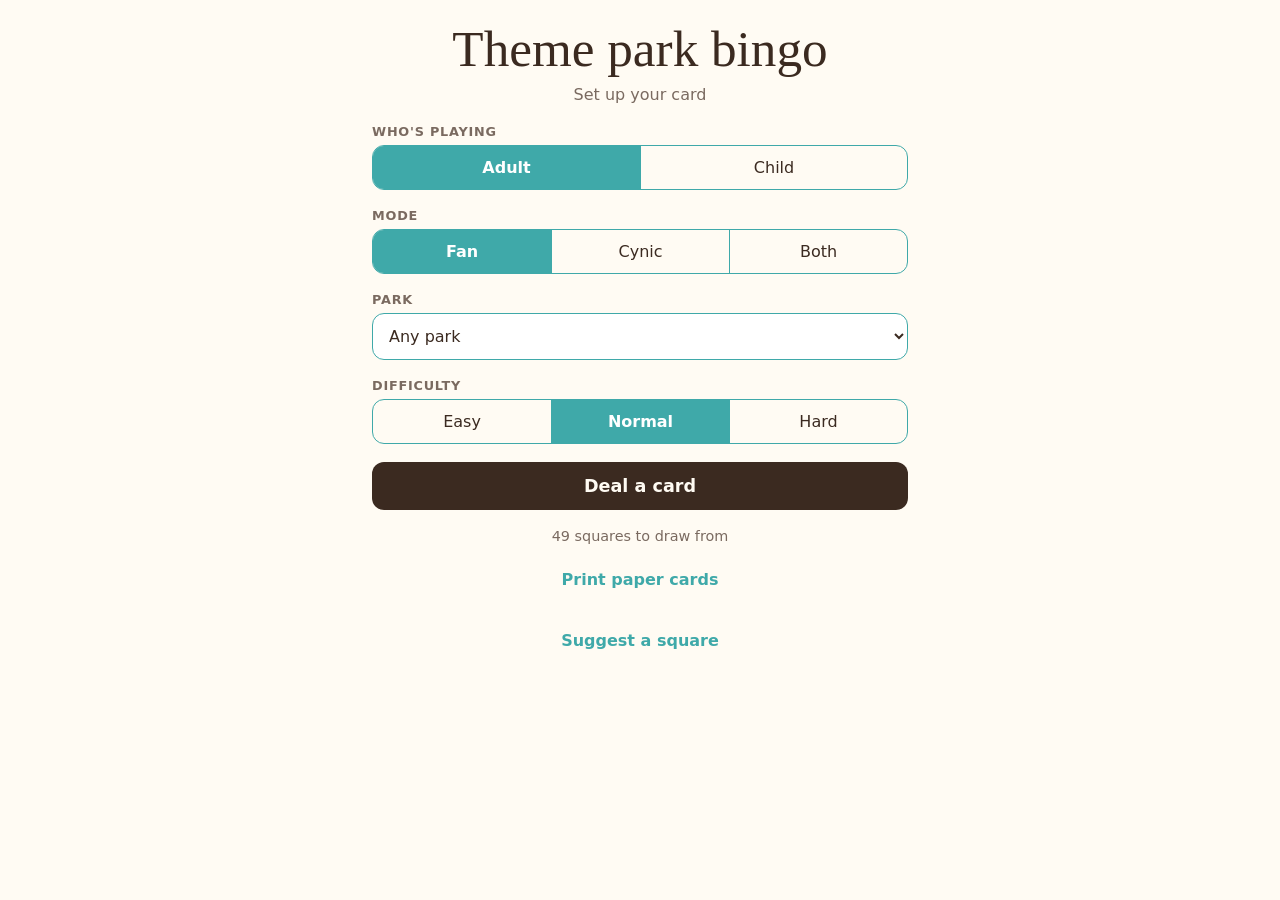
<file: app/index.html>
<!doctype html>
<html lang="en">
<head>
  <meta charset="utf-8">
  <meta name="viewport" content="width=device-width, initial-scale=1, viewport-fit=cover">
  <title>Theme park bingo</title>
  <meta name="description" content="People-watching bingo for a day at the parks.">
  <meta name="theme-color" content="#FFFBF3">
  <meta name="apple-mobile-web-app-capable" content="yes">
  <meta name="mobile-web-app-capable" content="yes">
  <meta name="apple-mobile-web-app-status-bar-style" content="default">
  <meta name="apple-mobile-web-app-title" content="Park Bingo">
  <link rel="manifest" href="manifest.webmanifest">
  <link rel="icon" href="icons/icon-192.png">
  <link rel="apple-touch-icon" href="icons/icon-180.png">
  <link rel="stylesheet" href="styles.css">
</head>
<body>
  <main class="app">
    <header class="masthead">
      <h1 class="title">Theme park bingo</h1>
      <p class="subtitle" id="subtitle">&nbsp;</p>
    </header>

    <section id="setup-view" class="view" hidden>
      <form id="setup-form" class="setup">
        <fieldset class="field">
          <legend>Who's playing</legend>
          <div class="segmented">
            <label><input type="radio" name="age" value="adult" checked><span>Adult</span></label>
            <label><input type="radio" name="age" value="child"><span>Child</span></label>
          </div>
        </fieldset>

        <fieldset class="field">
          <legend>Mode</legend>
          <div class="segmented">
            <label><input type="radio" name="mode" value="fan" checked><span>Fan</span></label>
            <label><input type="radio" name="mode" value="cynic"><span>Cynic</span></label>
            <label><input type="radio" name="mode" value="mixed"><span>Both</span></label>
          </div>
        </fieldset>

        <div class="field">
          <label class="legend" for="park">Park</label>
          <select id="park" name="park"></select>
        </div>

        <fieldset class="field">
          <legend>Difficulty</legend>
          <div class="segmented">
            <label><input type="radio" name="difficulty" value="easy"><span>Easy</span></label>
            <label><input type="radio" name="difficulty" value="any" checked><span>Normal</span></label>
            <label><input type="radio" name="difficulty" value="hard"><span>Hard</span></label>
          </div>
        </fieldset>

        <p class="error" id="setup-error" role="alert" hidden></p>
        <button type="submit" class="primary" id="deal">Deal a card</button>
        <p class="hint" id="pool-hint"></p>
        <button type="button" class="link" id="back-to-card" hidden>Back to my card</button>
        <button type="button" class="link" id="print-cards">Print paper cards</button>
        <button type="button" class="link suggest-open" hidden>Suggest a square</button>
      </form>
    </section>

    <section id="card-view" class="view" hidden>
      <div class="banner off" id="banner" role="status" aria-live="polite">Bingo!</div>
      <div class="board" id="board" role="group" aria-label="Bingo card"></div>
      <div class="card-footer">
        <span id="progress"></span>
        <span class="card-id" id="card-id"></span>
      </div>
      <button type="button" class="primary card-action" id="done-playing">Done playing</button>
      <button type="button" class="secondary" id="new-card">New card</button>
      <button type="button" class="link suggest-open" hidden>Suggest a square</button>
    </section>

    <section id="done-view" class="view" hidden>
      <div class="setup">
        <div class="summary">
          <p class="summary-big" id="done-spotted"></p>
          <p class="summary-small" id="done-bingos"></p>
        </div>

        <label class="share" id="share-row" hidden>
          <input type="checkbox" id="share-results">
          <span>
            <strong>Share this card's results</strong>
            <span class="share-detail">Sends which squares you crossed off, the card
              settings, and when you started and finished, so squares get fairer
              difficulty ratings. Nothing about you or your phone is sent.</span>
          </span>
        </label>

        <button type="button" class="primary" id="finish-card">Finish card</button>
        <button type="button" class="link" id="keep-playing">Keep playing</button>
      </div>
    </section>

    <section id="suggest-view" class="view" hidden>
      <form id="suggest-form" class="setup" novalidate>
        <p class="intro">Spotted something that belongs on a card? Suggestions are
          reviewed before they're added.</p>

        <div class="field">
          <label class="legend" for="suggest-text">Square</label>
          <input id="suggest-text" name="text" type="text" maxlength="60"
                 autocomplete="off" enterkeyhint="done"
                 placeholder="e.g. Stroller with a license plate">
          <p class="counter" id="suggest-count">0 / 60</p>
        </div>

        <fieldset class="field">
          <legend>Mode</legend>
          <div class="segmented">
            <label><input type="radio" name="mode" value="fan"><span>Fan</span></label>
            <label><input type="radio" name="mode" value="cynic"><span>Cynic</span></label>
            <label><input type="radio" name="mode" value="any" checked><span>Both</span></label>
          </div>
        </fieldset>

        <fieldset class="field">
          <legend>Suitable for</legend>
          <div class="segmented">
            <label><input type="radio" name="age" value="child" checked><span>Everyone</span></label>
            <label><input type="radio" name="age" value="adult"><span>Adults only</span></label>
          </div>
        </fieldset>

        <div class="field">
          <label class="legend" for="suggest-park">Where you'd see it</label>
          <select id="suggest-park" name="park"></select>
        </div>

        <div class="field">
          <label class="legend" for="suggest-note">Note (optional)</label>
          <textarea id="suggest-note" name="note" rows="2" maxlength="200"
                    placeholder="Anything that helps, like how often you see it"></textarea>
        </div>

        <!-- Hidden from people; bots that fill it in get ignored. -->
        <div class="trap" aria-hidden="true">
          <label for="suggest-website">Website</label>
          <input id="suggest-website" name="website" type="text" tabindex="-1" autocomplete="off">
        </div>

        <p class="error" id="suggest-error" role="alert" hidden></p>
        <button type="submit" class="primary">Send suggestion</button>
        <button type="button" class="link" id="suggest-cancel">Cancel</button>
      </form>
    </section>

    <p class="loading" id="loading">Loading squares...</p>
    <p class="toast" id="toast" role="status" aria-live="polite" hidden></p>
  </main>

  <script type="module" src="app.js"></script>
</body>
</html>
</file>
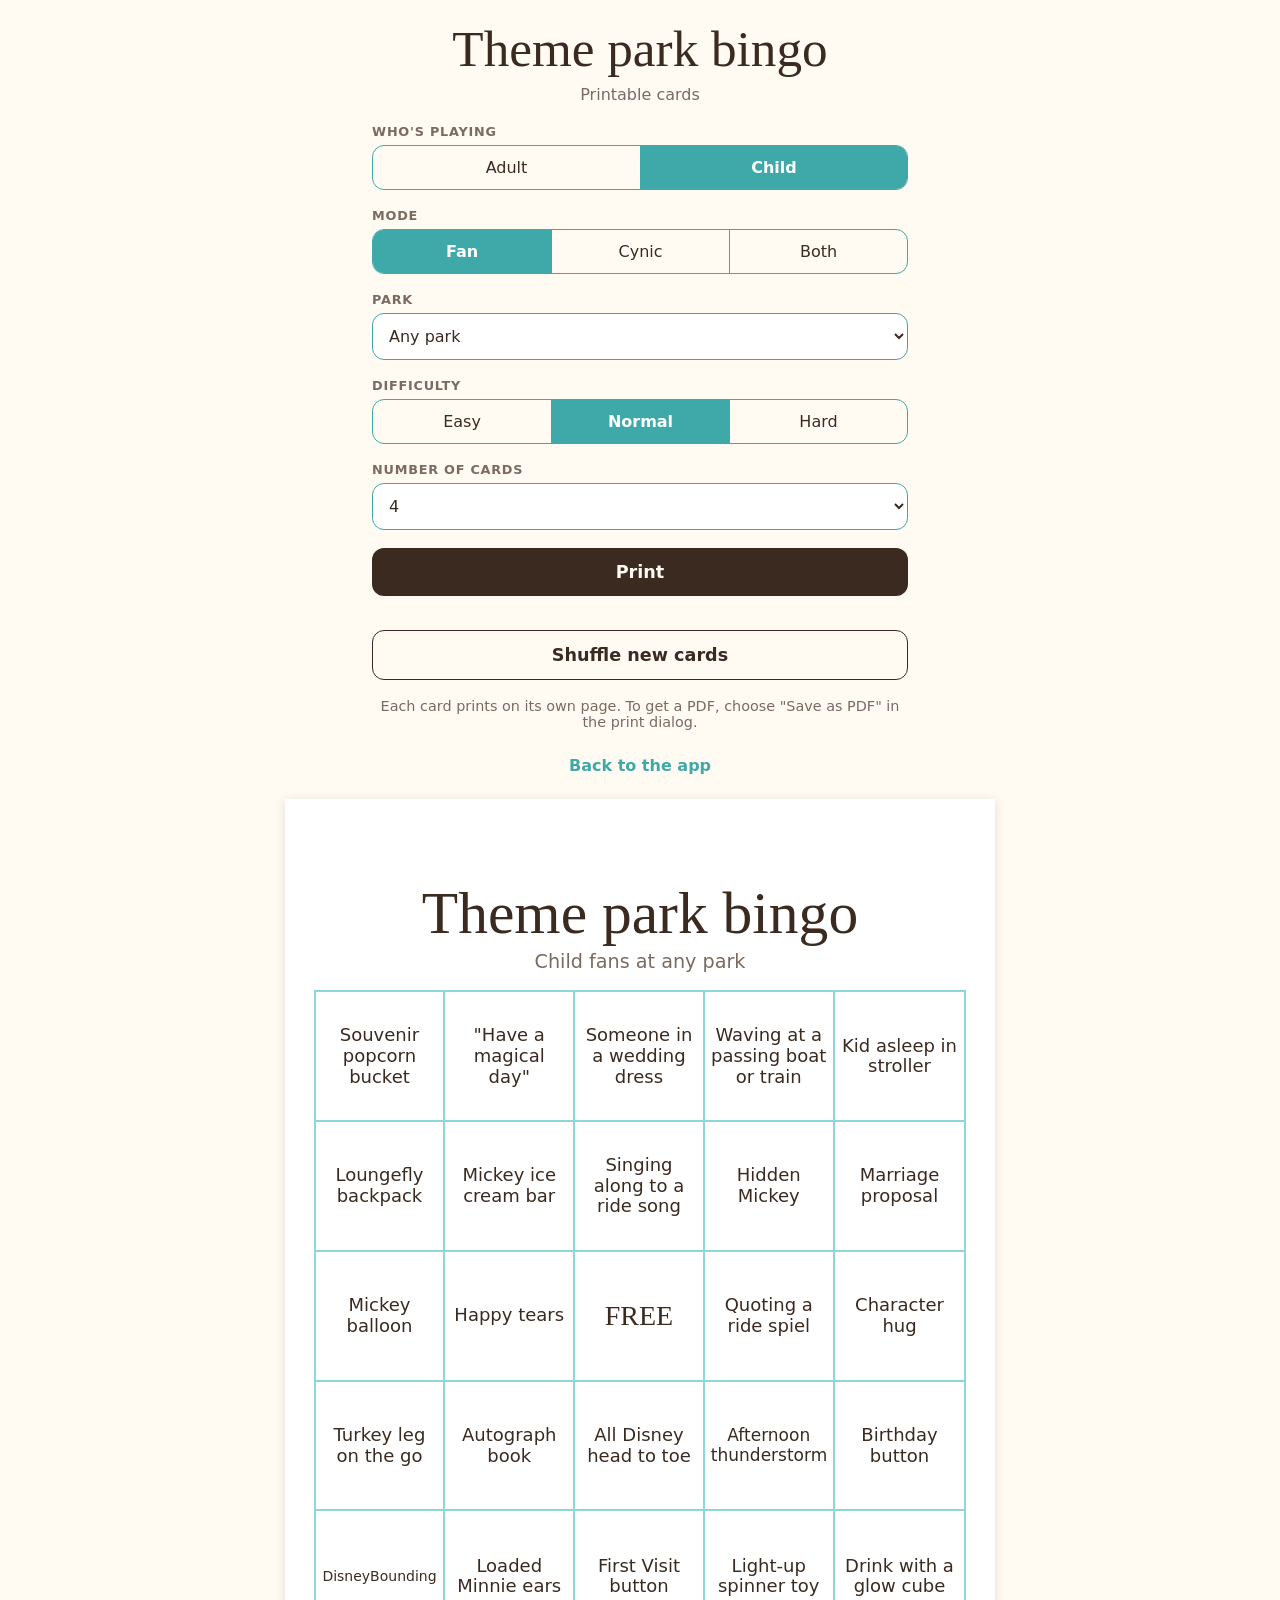
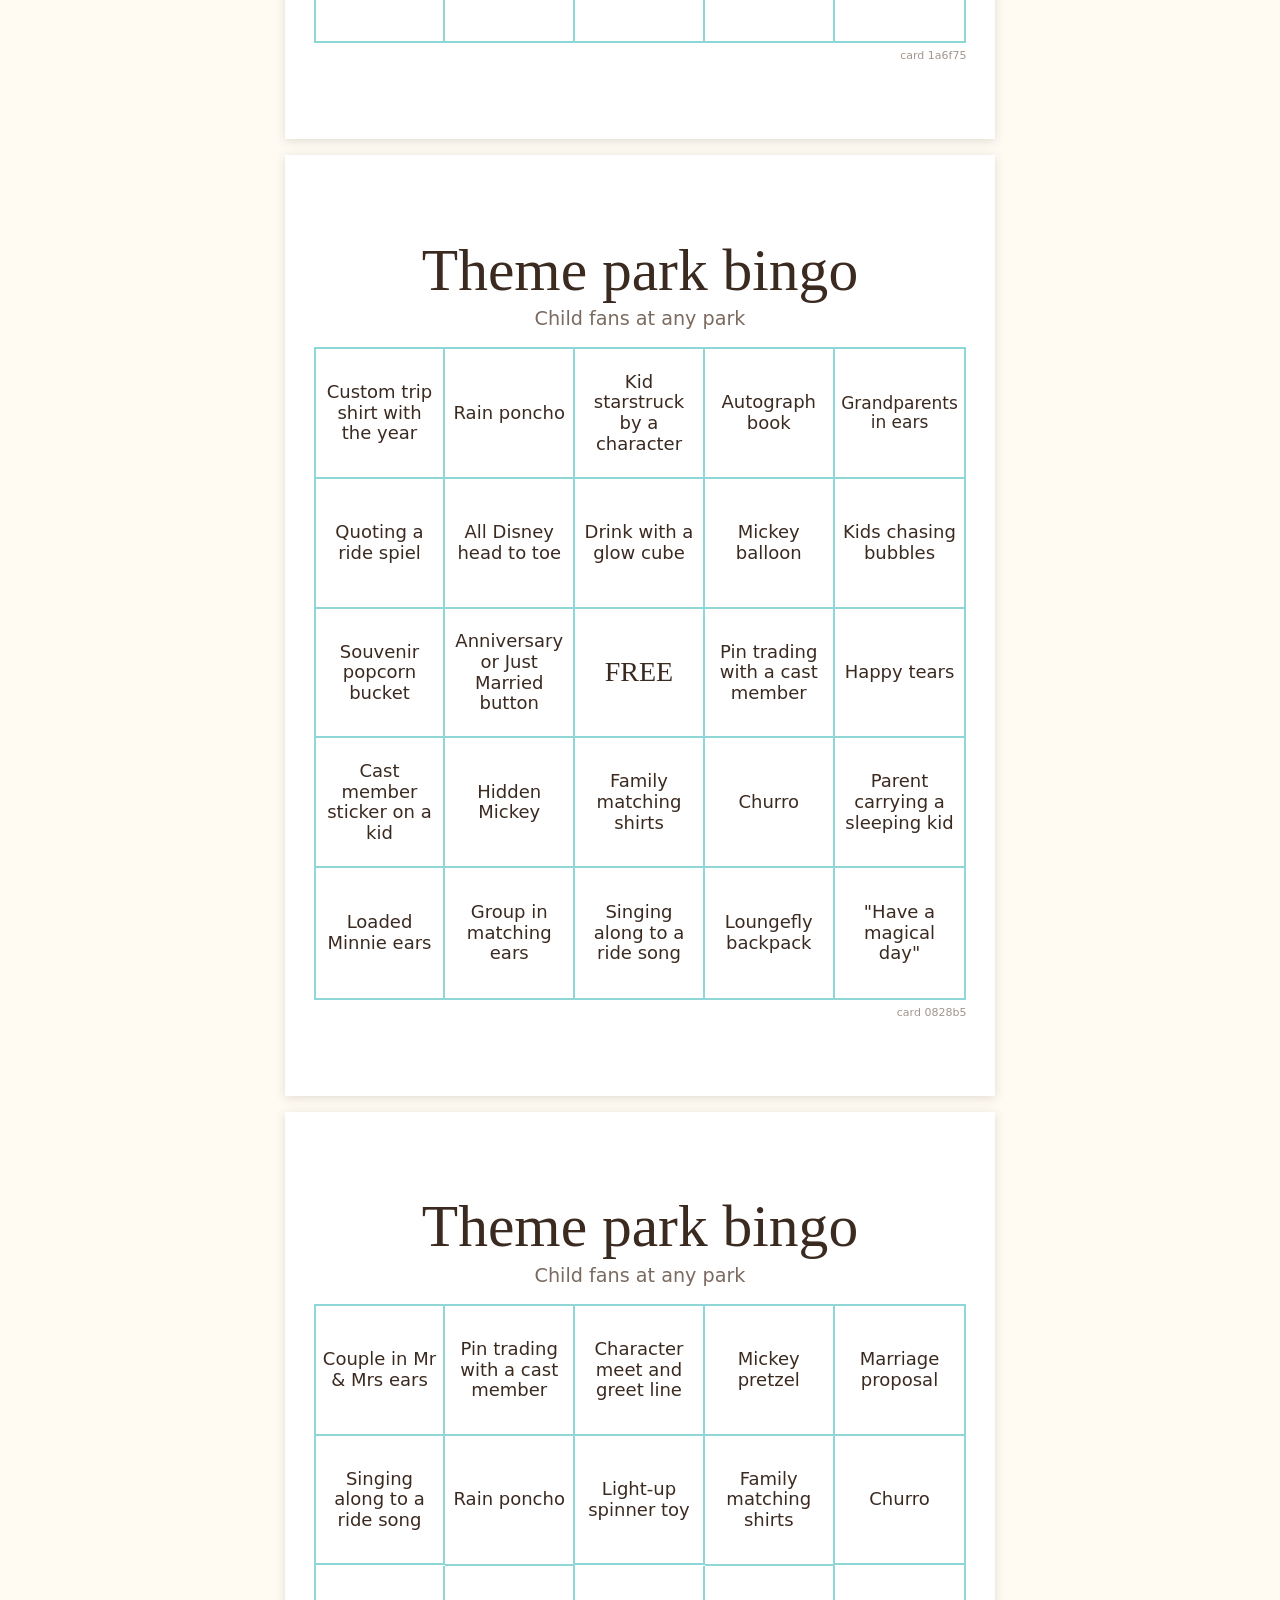
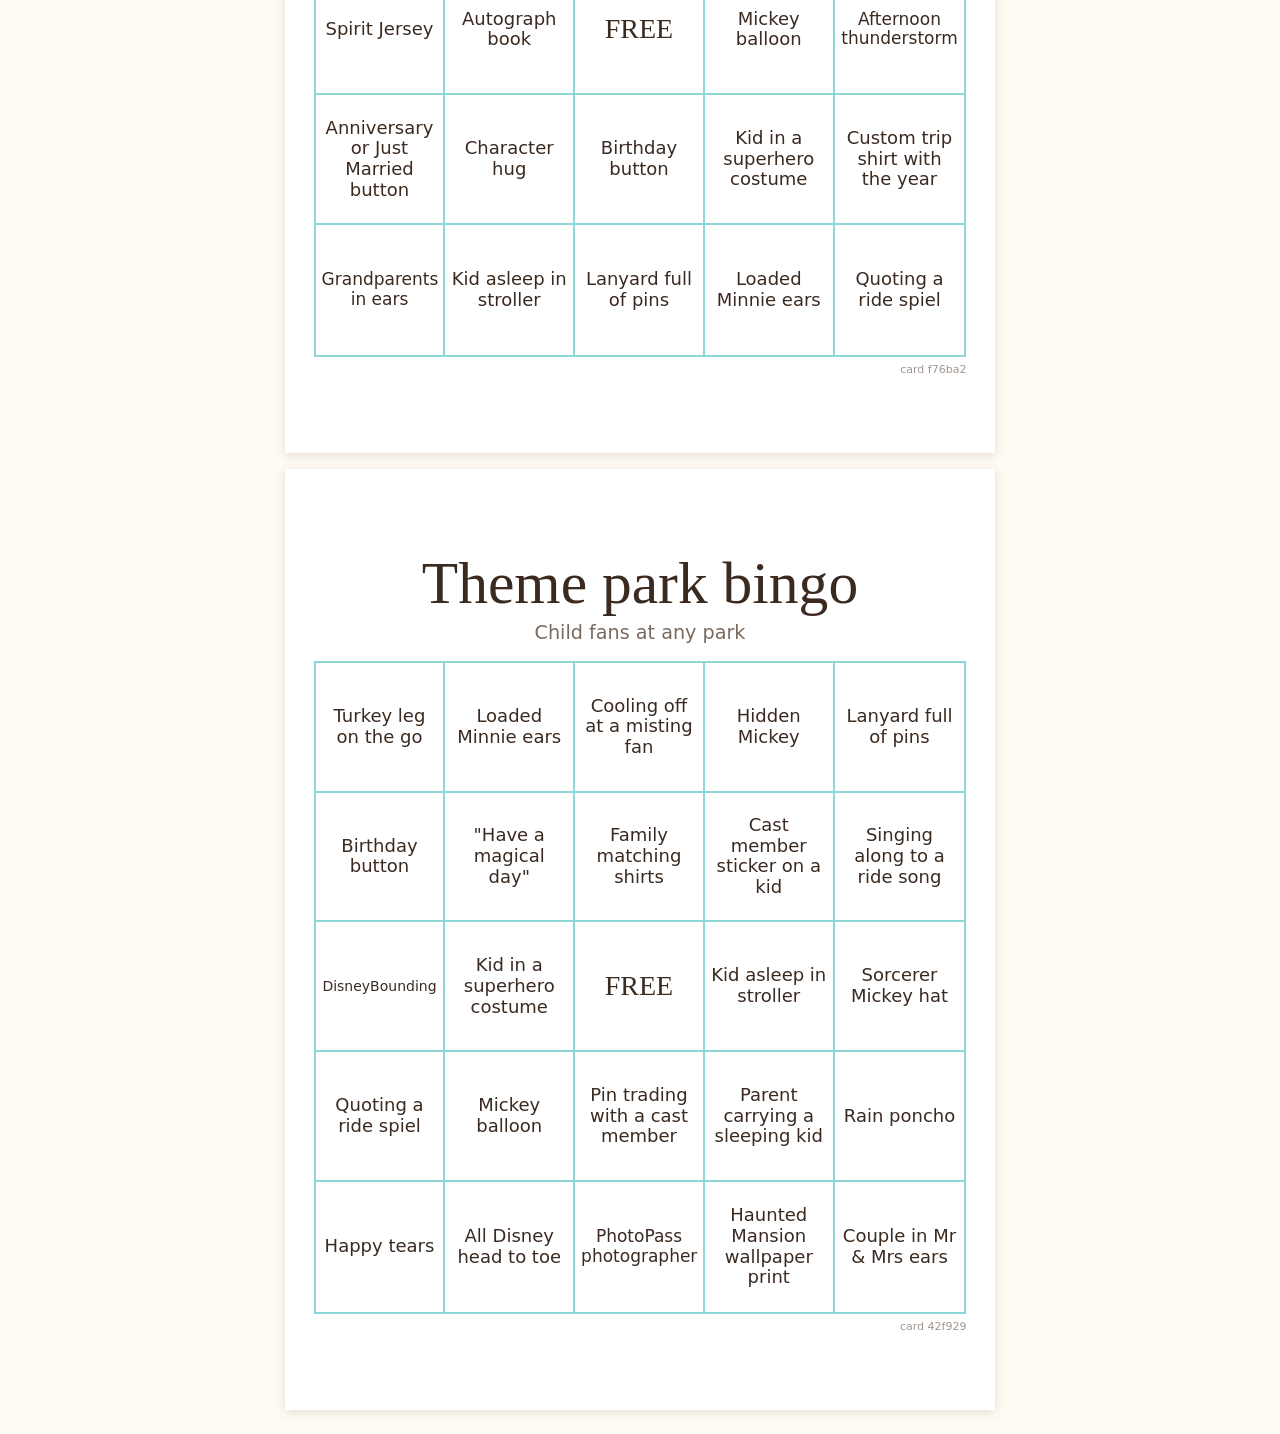
<file: app/print.html>
<!doctype html>
<html lang="en">
<head>
  <meta charset="utf-8">
  <meta name="viewport" content="width=device-width, initial-scale=1, viewport-fit=cover">
  <title>Printable theme park bingo</title>
  <meta name="description" content="Print people-watching bingo cards for a day at the parks.">
  <meta name="theme-color" content="#FFFBF3">
  <link rel="manifest" href="manifest.webmanifest">
  <link rel="icon" href="icons/icon-192.png">
  <link rel="apple-touch-icon" href="icons/icon-180.png">
  <link rel="stylesheet" href="styles.css">
</head>
<body class="print-page">
  <main class="app no-print">
    <header class="masthead">
      <h1 class="title">Theme park bingo</h1>
      <p class="subtitle">Printable cards</p>
    </header>

    <form id="print-form" class="setup">
      <fieldset class="field">
        <legend>Who's playing</legend>
        <div class="segmented">
          <label><input type="radio" name="age" value="adult"><span>Adult</span></label>
          <label><input type="radio" name="age" value="child"><span>Child</span></label>
        </div>
      </fieldset>

      <fieldset class="field">
        <legend>Mode</legend>
        <div class="segmented">
          <label><input type="radio" name="mode" value="fan"><span>Fan</span></label>
          <label><input type="radio" name="mode" value="cynic"><span>Cynic</span></label>
          <label><input type="radio" name="mode" value="mixed"><span>Both</span></label>
        </div>
      </fieldset>

      <div class="field">
        <label class="legend" for="park">Park</label>
        <select id="park" name="park"></select>
      </div>

      <fieldset class="field">
        <legend>Difficulty</legend>
        <div class="segmented">
          <label><input type="radio" name="difficulty" value="easy"><span>Easy</span></label>
          <label><input type="radio" name="difficulty" value="any"><span>Normal</span></label>
          <label><input type="radio" name="difficulty" value="hard"><span>Hard</span></label>
        </div>
      </fieldset>

      <div class="field">
        <label class="legend" for="count">Number of cards</label>
        <select id="count" name="count"></select>
      </div>

      <p class="error" id="print-error" role="alert" hidden></p>
      <button type="button" class="primary" id="print">Print</button>
      <button type="button" class="secondary" id="reshuffle">Shuffle new cards</button>
      <p class="hint">Each card prints on its own page. To get a PDF, choose "Save as PDF"
        in the print dialog.</p>
      <a class="link back-link" href="./">Back to the app</a>
    </form>

    <p class="loading" id="loading">Loading squares...</p>
  </main>

  <section class="sheets" id="sheets" aria-label="Card preview"></section>

  <script type="module" src="print.js"></script>
</body>
</html>
</file>
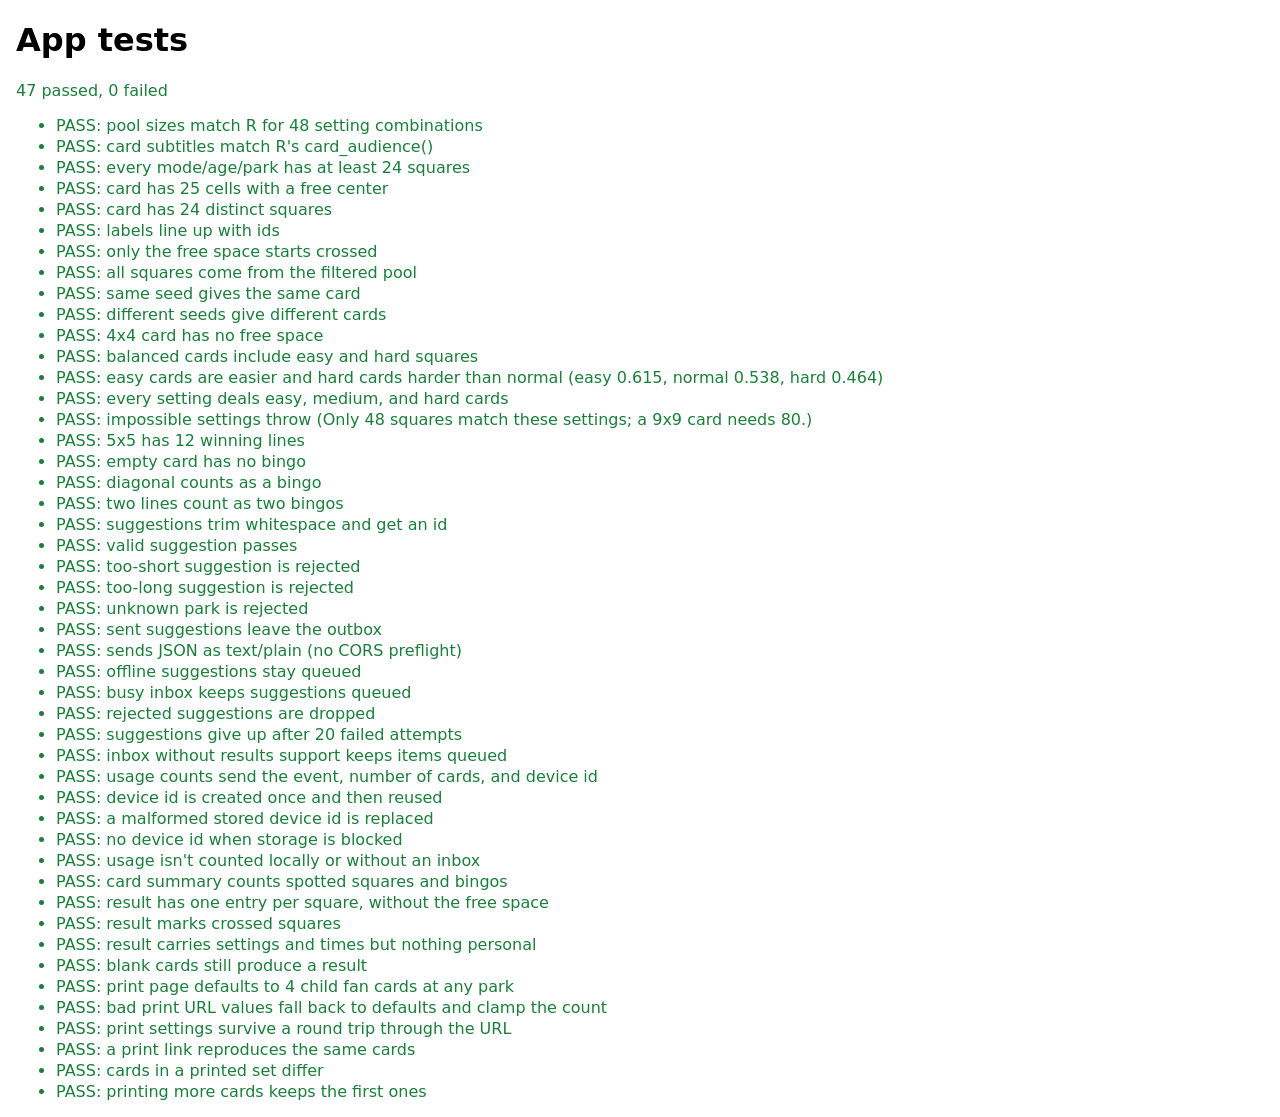
<file: app/tests.html>
<!doctype html>
<html lang="en">
<head>
  <meta charset="utf-8">
  <meta name="viewport" content="width=device-width, initial-scale=1">
  <title>Park bingo app tests</title>
  <style>
    body { font-family: system-ui, sans-serif; margin: 16px; }
    .pass { color: #1b7f3b; }
    .fail { color: #B3261E; font-weight: 600; }
    li { margin: 2px 0; }
  </style>
</head>
<body>
  <h1>App tests</h1>
  <p id="summary">Running...</p>
  <ul id="results"></ul>

  <script type="module">
    import {
      filterSquares, makeCard, makeRng, completedLines, winningLines, cardAudience,
    } from "./bingo.js";
    import { buildSuggestion, validateSuggestion } from "./suggest.js";
    import { flushOutbox, sendCount, deviceId } from "./outbox.js";
    import { buildResult, summarizeCard } from "./results.js";
    import { readPrintSettings, printQuery, makePrintCards } from "./printing.js";

    const results = [];
    const check = (name, ok, detail = "") => results.push({ name, ok: Boolean(ok), detail });

    const data = await (await fetch("squares.json")).json();
    const expected = await (await fetch("tests/expected.json")).json();
    const { squares, parks } = data;

    // Filtering and subtitles match the R package for every combination.
    const poolMismatches = expected.filter(
      (e) => filterSquares(squares, e).length !== e.n
    );
    check(`pool sizes match R for ${expected.length} setting combinations`,
          poolMismatches.length === 0,
          poolMismatches.slice(0, 3).map((e) => JSON.stringify(e)).join("; "));

    const audienceMismatches = expected.filter((e) => cardAudience(e, parks) !== e.audience);
    check("card subtitles match R's card_audience()", audienceMismatches.length === 0,
          audienceMismatches.slice(0, 3).map((e) => `${cardAudience(e, parks)} != ${e.audience}`).join("; "));

    // Every mode/age/park can fill a card.
    const thin = expected.filter((e) => e.n < 24);
    check("every mode/age/park has at least 24 squares", thin.length === 0,
          thin.map((e) => `${e.mode}/${e.age}/${e.park}`).join(", "));

    // Card shape.
    const settings = { mode: "cynic", age: "adult", park: "animal_kingdom" };
    const card = makeCard(squares, settings, makeRng(1));
    const ids = card.grid.filter((id) => id !== null);
    check("card has 25 cells with a free center", card.grid.length === 25 && card.grid[12] === null);
    check("card has 24 distinct squares", ids.length === 24 && new Set(ids).size === 24);
    check("labels line up with ids",
          card.grid.every((id, i) => id === null ? card.labels[i] === null
            : squares.find((s) => s.id === id).text === card.labels[i]));
    check("only the free space starts crossed",
          card.crossed.filter(Boolean).length === 1 && card.crossed[12]);
    const pool = new Set(filterSquares(squares, settings).map((s) => s.id));
    check("all squares come from the filtered pool", ids.every((id) => pool.has(id)));

    // Seeded cards are reproducible and different seeds differ.
    const again = makeCard(squares, settings, makeRng(1));
    const other = makeCard(squares, settings, makeRng(2));
    check("same seed gives the same card", JSON.stringify(again.grid) === JSON.stringify(card.grid));
    check("different seeds give different cards", JSON.stringify(other.grid) !== JSON.stringify(card.grid));

    // No free space on even sizes.
    const four = makeCard(squares, { ...settings, size: 4 }, makeRng(3));
    check("4x4 card has no free space", four.grid.length === 16 && !four.grid.includes(null));

    // Balanced sampling spreads difficulty.
    const mixedPool = filterSquares(squares, { mode: "mixed", age: "adult", park: "any" })
      .map((s) => s.p_crossed).sort((a, b) => a - b);
    const q1 = mixedPool[Math.floor(mixedPool.length / 3)];
    const q2 = mixedPool[Math.floor((2 * mixedPool.length) / 3)];
    let spreadOk = true;
    for (let seed = 1; seed <= 20; seed++) {
      const c = makeCard(squares, { mode: "mixed", age: "adult", park: "any" }, makeRng(seed));
      const ps = c.grid.filter((id) => id).map((id) => squares.find((s) => s.id === id).p_crossed);
      if (ps.filter((p) => p <= q1).length < 6 || ps.filter((p) => p >= q2).length < 6) spreadOk = false;
    }
    check("balanced cards include easy and hard squares", spreadOk);

    // Difficulty tilts the mix, and every setting can deal every level.
    const meanP = (difficulty) => {
      let sum = 0;
      for (let seed = 1; seed <= 30; seed++) {
        const c = makeCard(squares, { mode: "fan", age: "child", park: "epcot", difficulty }, makeRng(seed));
        const ps = c.grid.filter((id) => id).map((id) => squares.find((s) => s.id === id).p_crossed);
        sum += ps.reduce((a, b) => a + b, 0) / ps.length;
      }
      return sum / 30;
    };
    const [pEasy, pAny, pHard] = ["easy", "any", "hard"].map(meanP);
    check("easy cards are easier and hard cards harder than normal", pEasy > pAny && pAny > pHard,
          `easy ${pEasy.toFixed(3)}, normal ${pAny.toFixed(3)}, hard ${pHard.toFixed(3)}`);
    let levelFailures = [];
    for (const e of expected) {
      for (const difficulty of ["easy", "medium", "hard"]) {
        try { makeCard(squares, { ...e, difficulty }, makeRng(1)); }
        catch { levelFailures.push(`${e.mode}/${e.age}/${e.park}/${difficulty}`); }
      }
    }
    check("every setting deals easy, medium, and hard cards", levelFailures.length === 0,
          levelFailures.slice(0, 5).join(", "));

    // Too few squares throws a helpful error.
    let threw = "";
    try { makeCard(squares, { mode: "fan", age: "child", park: "any", size: 9 }, makeRng(1)); }
    catch (err) { threw = err.message; }
    check("impossible settings throw", threw.startsWith("Only"), threw);

    // Bingo detection.
    check("5x5 has 12 winning lines", winningLines(5).length === 12);
    const crossed = Array(25).fill(false);
    check("empty card has no bingo", completedLines(crossed, 5).length === 0);
    [0, 6, 12, 18, 24].forEach((i) => { crossed[i] = true; });
    check("diagonal counts as a bingo", completedLines(crossed, 5).length === 1);
    [2, 7, 17, 22].forEach((i) => { crossed[i] = true; });
    check("two lines count as two bingos", completedLines(crossed, 5).length === 2);

    // Suggestions.
    const parkCodes = parks.map((p) => p.code);
    const good = buildSuggestion({ text: "  Stroller   with a license plate ", mode: "fan", age: "child", park: "epcot", note: "" });
    check("suggestions trim whitespace and get an id",
          good.text === "Stroller with a license plate" && good.submission_id.length >= 8 && good.type === "suggestion");
    check("valid suggestion passes", validateSuggestion(good, parkCodes) === null);
    check("too-short suggestion is rejected", validateSuggestion({ ...good, text: "ab" }, parkCodes) !== null);
    check("too-long suggestion is rejected", validateSuggestion({ ...good, text: "x".repeat(61) }, parkCodes) !== null);
    check("unknown park is rejected", validateSuggestion({ ...good, park: "universal" }, parkCodes) !== null);

    const reply = (body) => async () => ({ json: async () => body });
    const offline = async () => { throw new TypeError("Failed to fetch"); };
    const item = { payload: good, attempts: 0 };
    let calls = [];
    const spy = async (url, opts) => { calls.push({ url, opts }); return { json: async () => ({ ok: true }) }; };
    check("sent suggestions leave the outbox", (await flushOutbox([item, item], "https://x/exec", spy)).length === 0);
    check("sends JSON as text/plain (no CORS preflight)",
          calls.length === 2 && calls[0].opts.headers["Content-Type"].startsWith("text/plain") &&
          JSON.parse(calls[0].opts.body).submission_id === good.submission_id);
    const stillQueued = await flushOutbox([item], "https://x/exec", offline);
    check("offline suggestions stay queued", stillQueued.length === 1 && stillQueued[0].attempts === 1);
    check("busy inbox keeps suggestions queued",
          (await flushOutbox([item], "https://x/exec", reply({ ok: false, error: "busy", retry: true }))).length === 1);
    check("rejected suggestions are dropped",
          (await flushOutbox([item], "https://x/exec", reply({ ok: false, error: "invalid mode" }))).length === 0);
    check("suggestions give up after 20 failed attempts",
          (await flushOutbox([{ payload: good, attempts: 19 }], "https://x/exec", offline)).length === 0);

    check("inbox without results support keeps items queued",
          (await flushOutbox([item], "https://x/exec", reply({ ok: false, error: "unknown request type" }))).length === 1);

    // Usage counts.
    calls = [];
    sendCount("https://x/exec", "print", 4, spy, "example.github.io", "device-0001");
    check("usage counts send the event, number of cards, and device id",
          calls.length === 1 && JSON.stringify(JSON.parse(calls[0].opts.body)) ===
            JSON.stringify({ type: "visit", event: "print", n: 4, device: "device-0001" }));

    const memory = (items = {}) => ({
      getItem: (k) => items[k] ?? null, setItem: (k, v) => { items[k] = v; },
    });
    const store = memory();
    const firstId = deviceId(store);
    check("device id is created once and then reused",
          /^[A-Za-z0-9-]{8,64}$/.test(firstId) && deviceId(store) === firstId &&
          deviceId(memory()) !== firstId);
    check("a malformed stored device id is replaced",
          /^[A-Za-z0-9-]{8,64}$/.test(deviceId(memory({ "parkbingo.device": "bad id!" }))));
    const blocked = { getItem: () => { throw new Error("blocked"); } };
    check("no device id when storage is blocked", deviceId(blocked) === undefined);
    calls = [];
    sendCount("https://x/exec", "open", 1, spy, "localhost");
    sendCount("", "open", 1, spy, "example.github.io");
    check("usage isn't counted locally or without an inbox", calls.length === 0);

    // Card results.
    const played = makeCard(squares, { mode: "fan", age: "child", park: "epcot", difficulty: "hard" }, makeRng(11));
    [0, 1, 2, 3, 4, 7].forEach((i) => { played.crossed[i] = true; });
    const summary = summarizeCard(played);
    check("card summary counts spotted squares and bingos",
          summary.squares === 24 && summary.spotted === 6 && summary.bingos === 1);
    const result = buildResult(played, new Date("2026-09-14T18:00:00Z"));
    check("result has one entry per square, without the free space",
          result.squares.length === 24 && !result.squares.some((s) => s.id === null));
    check("result marks crossed squares",
          result.squares.filter((s) => s.crossed).length === 6 &&
          result.squares.find((s) => s.id === played.grid[7]).crossed === true &&
          result.squares.find((s) => s.id === played.grid[8]).crossed === false);
    check("result carries settings and times but nothing personal",
          result.type === "result" && result.card_id === played.cardId && result.difficulty === "hard" &&
          result.park === "epcot" && result.started_at === played.created &&
          result.ended_at === "2026-09-14T18:00:00.000Z" &&
          Object.keys(result).sort().join() ===
            "age,card_id,difficulty,ended_at,mode,park,size,squares,started_at,submission_id,type");
    const blank = makeCard(squares, { mode: "cynic", age: "adult", park: "any" }, makeRng(12));
    check("blank cards still produce a result",
          buildResult(blank).squares.every((s) => s.crossed === false) && summarizeCard(blank).spotted === 0);

    // Printable cards.
    const codes = parks.map((p) => p.code);
    const defaults = readPrintSettings(new URLSearchParams(""), codes);
    check("print page defaults to 4 child fan cards at any park",
          defaults.count === 4 && defaults.age === "child" && defaults.mode === "fan" &&
          defaults.park === "any" && defaults.difficulty === "any" && Number.isInteger(defaults.seed));
    const junk = readPrintSettings(new URLSearchParams("age=toddler&mode=grumpy&park=universal&difficulty=insane&n=99&seed=-4"), codes);
    check("bad print URL values fall back to defaults and clamp the count",
          junk.age === "child" && junk.mode === "fan" && junk.park === "any" &&
          junk.difficulty === "any" && junk.count === 12 && junk.seed >= 0);
    const printSettings = { age: "adult", mode: "cynic", park: "animal_kingdom", difficulty: "hard", count: 3, seed: 42 };
    const roundTrip = readPrintSettings(new URLSearchParams(printQuery(printSettings)), codes);
    check("print settings survive a round trip through the URL",
          Object.keys(printSettings).every((k) => roundTrip[k] === printSettings[k]));
    const setA = makePrintCards(squares, printSettings);
    const setB = makePrintCards(squares, printSettings);
    check("a print link reproduces the same cards",
          setA.length === 3 && JSON.stringify(setA.map((c) => c.grid)) === JSON.stringify(setB.map((c) => c.grid)));
    check("cards in a printed set differ", new Set(setA.map((c) => JSON.stringify(c.grid))).size === 3);
    const more = makePrintCards(squares, { ...printSettings, count: 5 });
    check("printing more cards keeps the first ones",
          JSON.stringify(more.slice(0, 3).map((c) => c.grid)) === JSON.stringify(setA.map((c) => c.grid)));

    // Report.
    const failed = results.filter((r) => !r.ok);
    document.getElementById("summary").textContent =
      `${results.length - failed.length} passed, ${failed.length} failed`;
    document.getElementById("summary").className = failed.length ? "fail" : "pass";
    document.getElementById("results").replaceChildren(...results.map((r) => {
      const li = document.createElement("li");
      li.className = r.ok ? "pass" : "fail";
      li.textContent = `${r.ok ? "PASS" : "FAIL"}: ${r.name}${r.detail ? ` (${r.detail})` : ""}`;
      return li;
    }));
    window.testResults = { passed: results.length - failed.length, failed };
  </script>
</body>
</html>
</file>
<file: app/styles.css>
:root {
  --paper: #FFFBF3;
  --ink: #3B2A20;
  --ink-soft: #7A6A60;
  --line: #8FD6D6;
  --line-strong: #3FA9A9;
  --stamp: #E0707B;
  --win: #D8F1F1;
  --script: "Segoe Script", "Snell Roundhand", "Apple Chancery", "Dancing Script", cursive;
  --sans: system-ui, -apple-system, "Segoe UI", Roboto, sans-serif;
}

* { box-sizing: border-box; }

html, body {
  margin: 0;
  background: var(--paper);
  color: var(--ink);
  font-family: var(--sans);
  -webkit-tap-highlight-color: transparent;
}

[hidden] { display: none !important; }

.app {
  max-width: 560px;
  margin: 0 auto;
  min-height: 100dvh;
  padding:
    calc(env(safe-area-inset-top) + 16px)
    calc(env(safe-area-inset-right) + 12px)
    calc(env(safe-area-inset-bottom) + 20px)
    calc(env(safe-area-inset-left) + 12px);
}

/* Header ------------------------------------------------------------------ */

.masthead { text-align: center; margin-bottom: 12px; }

.title {
  font-family: var(--script);
  font-weight: 400;
  font-size: clamp(1.6rem, 8.5vw, 3.2rem);
  line-height: 1.3;
  white-space: nowrap;
  margin: 0;
}

.subtitle {
  margin: 2px 0 0;
  font-size: 1rem;
  color: var(--ink-soft);
}

/* Setup ------------------------------------------------------------------- */

.setup { display: grid; gap: 18px; padding-top: 8px; }

.field { border: 0; margin: 0; padding: 0; min-width: 0; }

.field legend, .legend {
  display: block;
  font-size: 0.8rem;
  font-weight: 600;
  letter-spacing: 0.06em;
  text-transform: uppercase;
  color: var(--ink-soft);
  margin-bottom: 6px;
  padding: 0;
}

.segmented {
  display: flex;
  border: 1.5px solid var(--line-strong);
  border-radius: 12px;
  overflow: hidden;
}

.segmented label { flex: 1; position: relative; }

.segmented input { position: absolute; opacity: 0; inset: 0; margin: 0; }

.segmented span {
  display: block;
  text-align: center;
  padding: 12px 4px;
  font-size: 1rem;
  cursor: pointer;
  user-select: none;
}

.segmented label + label span { border-left: 1.5px solid var(--line-strong); }

.segmented input:checked + span { background: var(--line-strong); color: #fff; font-weight: 600; }

.segmented input:focus-visible + span { outline: 3px solid var(--ink); outline-offset: -3px; }

select {
  width: 100%;
  font: inherit;
  font-size: 1rem;
  color: var(--ink);
  background: #fff;
  border: 1.5px solid var(--line-strong);
  border-radius: 12px;
  padding: 12px;
}

button { font: inherit; cursor: pointer; }

.primary, .secondary {
  width: 100%;
  border-radius: 12px;
  padding: 14px;
  font-size: 1.1rem;
  font-weight: 600;
}

.primary { background: var(--ink); color: var(--paper); border: 0; }

.primary:disabled { opacity: 0.4; cursor: not-allowed; }

.secondary {
  background: transparent;
  color: var(--ink);
  border: 1.5px solid var(--ink);
  margin-top: 16px;
}

.link {
  background: none;
  border: 0;
  color: var(--line-strong);
  font-weight: 600;
  padding: 8px;
}

.error { color: #B3261E; margin: 0; }

.hint { color: var(--ink-soft); margin: 0; font-size: 0.9rem; text-align: center; }

.loading { text-align: center; color: var(--ink-soft); }

/* Done playing ----------------------------------------------------------- */

.card-action { margin-top: 16px; }

.card-action + .secondary { margin-top: 10px; }

.summary { text-align: center; padding: 8px 0; }

.summary-big { font-size: 1.5rem; font-weight: 600; margin: 0; }

.summary-small { font-family: var(--script); font-size: 1.8rem; color: var(--stamp); margin: 4px 0 0; }

.share {
  display: flex;
  gap: 12px;
  align-items: flex-start;
  background: #fff;
  border: 1.5px solid var(--line);
  border-radius: 12px;
  padding: 14px;
  cursor: pointer;
}

.share input { width: 22px; height: 22px; margin: 2px 0 0; accent-color: var(--line-strong); flex: none; }

.share-detail { display: block; margin-top: 4px; font-size: 0.85rem; color: var(--ink-soft); line-height: 1.4; }

/* Suggest ----------------------------------------------------------------- */

.intro { margin: 0; color: var(--ink-soft); line-height: 1.4; }

input[type="text"], textarea {
  width: 100%;
  font: inherit;
  font-size: 1rem;
  color: var(--ink);
  background: #fff;
  border: 1.5px solid var(--line-strong);
  border-radius: 12px;
  padding: 12px;
}

textarea { resize: vertical; }

.counter { margin: 4px 2px 0; text-align: right; font-size: 0.8rem; color: var(--ink-soft); }

.trap { position: absolute; left: -10000px; width: 1px; height: 1px; overflow: hidden; }

.suggest-open { display: block; margin: 8px auto 0; }

.toast {
  position: fixed;
  left: 50%;
  bottom: calc(env(safe-area-inset-bottom) + 20px);
  transform: translateX(-50%);
  width: max-content;
  max-width: calc(100% - 32px);
  background: var(--ink);
  color: var(--paper);
  padding: 10px 16px;
  border-radius: 12px;
  margin: 0;
  text-align: center;
  box-shadow: 0 4px 16px rgb(0 0 0 / 0.2);
}

/* Card -------------------------------------------------------------------- */

.board {
  display: grid;
  grid-template-columns: repeat(var(--size, 5), 1fr);
  border: 1.5px solid var(--line);
  background: #fff;
}

.cell {
  position: relative;
  aspect-ratio: 1;
  min-width: 0;
  border: 0;
  border-right: 1.5px solid var(--line);
  border-bottom: 1.5px solid var(--line);
  background: transparent;
  color: var(--ink);
  padding: 4px;
  display: flex;
  align-items: center;
  justify-content: center;
  overflow: hidden;
  touch-action: manipulation;
}

.cell.last-col { border-right: 0; }
.cell.last-row { border-bottom: 0; }

.cell .label {
  position: relative;
  z-index: 1;
  display: block;
  width: 100%;
  text-align: center;
  line-height: 1.15;
  font-size: 15px;
  hyphens: manual;
  overflow-wrap: normal;
}

.cell.tight .label { overflow-wrap: anywhere; }

.cell::before {
  content: "";
  position: absolute;
  inset: 12%;
  border-radius: 50%;
  background: var(--stamp);
  opacity: 0;
  transform: scale(0.4);
  transition: opacity 120ms ease, transform 160ms ease;
}

.cell[aria-pressed="true"]::before { opacity: 0.35; transform: scale(1); }

.cell.win { background: var(--win); }

.cell.free .label { font-family: var(--script); font-size: 20px; }

.card-footer {
  display: flex;
  justify-content: space-between;
  margin-top: 8px;
  font-size: 0.9rem;
  color: var(--ink-soft);
}

.card-id { font-variant-numeric: tabular-nums; opacity: 0.7; }

.banner {
  font-family: var(--script);
  text-align: center;
  font-size: 2.2rem;
  line-height: 1.3;
  color: var(--stamp);
  margin: -8px 0 0;
}

.banner.off { visibility: hidden; }

.banner.pop { animation: pop 500ms ease; }

@keyframes pop {
  0% { transform: scale(0.6); }
  60% { transform: scale(1.15); }
  100% { transform: scale(1); }
}

@media (prefers-reduced-motion: reduce) {
  .cell::before { transition: none; }
  .banner.pop { animation: none; }
}

/* Printable cards ------------------------------------------------------------ */

.print-page .app { min-height: 0; padding-bottom: 8px; }

.back-link { display: block; text-align: center; text-decoration: none; }

.sheets {
  --scale: 1;
  display: flex;
  flex-direction: column;
  align-items: center;
  gap: 16px;
  padding: 8px 12px calc(env(safe-area-inset-bottom) + 24px);
}

/* Sheets are laid out at true print size; the frame shows them scaled down. */
.sheet-frame {
  width: calc(7.4in * var(--scale));
  height: calc(9.8in * var(--scale));
  overflow: hidden;
  background: #fff;
  box-shadow: 0 2px 10px rgb(59 42 32 / 0.15);
}

.sheet {
  width: 7.4in;
  height: 9.8in;
  transform: scale(var(--scale));
  transform-origin: top left;
  display: flex;
  flex-direction: column;
  align-items: center;
  justify-content: center;
  background: #fff;
  color: var(--ink);
  print-color-adjust: exact;
  -webkit-print-color-adjust: exact;
}

.sheet-title {
  font-family: var(--script);
  font-weight: 400;
  font-size: 0.62in;
  line-height: 1.25;
  white-space: nowrap;
  margin: 0;
}

.sheet-subtitle {
  font-size: 0.2in;
  color: var(--ink-soft);
  margin: 0 0 0.18in;
}

.sheet .board {
  width: 6.8in;
  border-width: 2px;
}

.sheet .cell {
  border-right-width: 2px;
  border-bottom-width: 2px;
  padding: 6px;
}

.sheet .cell.last-col { border-right: 0; }
.sheet .cell.last-row { border-bottom: 0; }

.sheet-footer {
  width: 6.8in;
  text-align: right;
  font-size: 11px;
  color: var(--ink-soft);
  opacity: 0.7;
  margin: 6px 0 0;
}

@page {
  size: auto;
  margin: 0.4in;
}

@media print {
  html, body { background: #fff; }
  .no-print { display: none !important; }
  .sheets { display: block; padding: 0; }
  .sheet-frame {
    width: auto;
    height: auto;
    overflow: visible;
    box-shadow: none;
    break-after: page;
    page-break-after: always;
  }
  .sheet-frame:last-child { break-after: auto; page-break-after: auto; }
  .sheet { transform: none; margin: 0 auto; }
}
</file>
